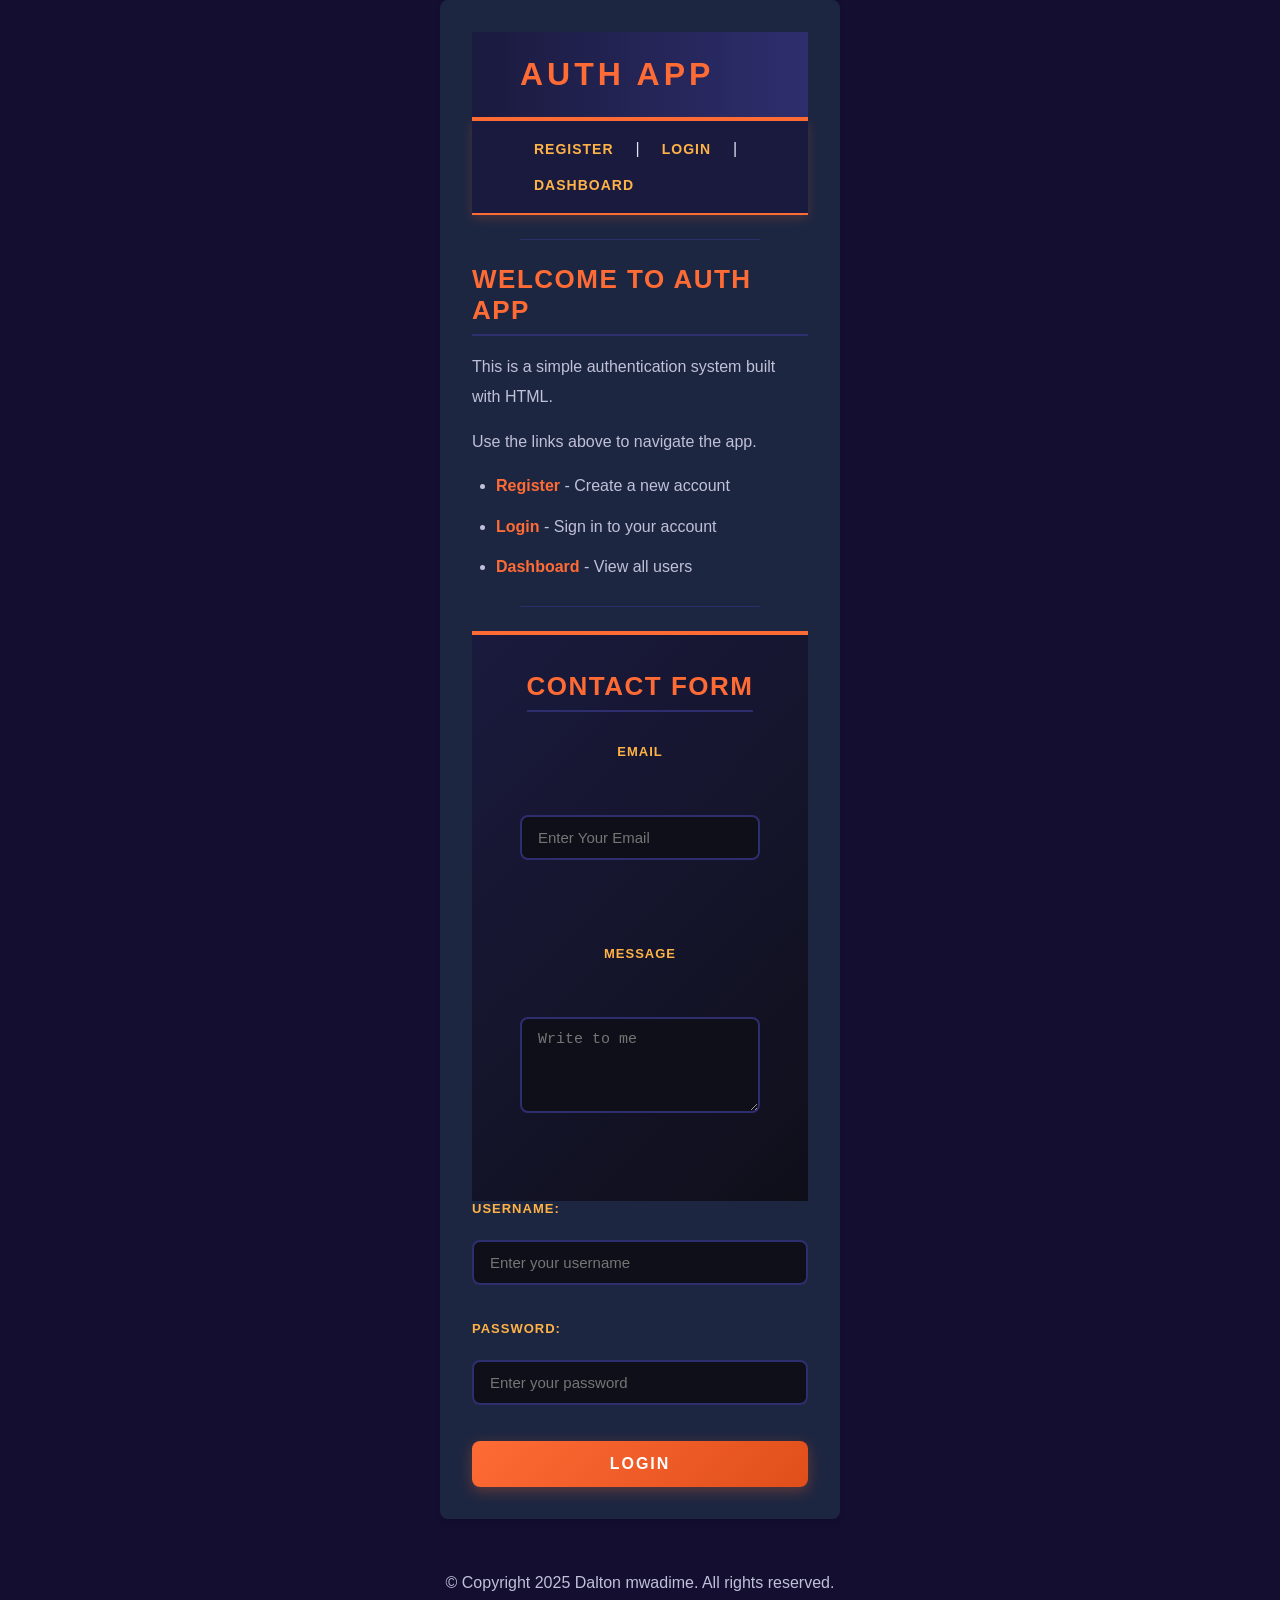
<file: index.html>
<!doctype html>
<html lang="en">
  <head>
    <meta charset="UTF-8" />
    <meta name="viewport" content="width=device-width, initial-scale=1.0" />
    <meta http-equiv="refresh" content="20; url=register.html" />
    <title>Auth App</title>
    <link rel="stylesheet" href="style.css" />
  </head>
  <body>
    <!-- Redirect notice: shown while the auto-redirect countdown runs -->

    <!-- Login form: submits credentials via POST to the login endpoint -->
    <form action="login" method="post">
      <!-- Username input — required --><!doctype html> 
      <html lang="en">
        <head>
          <meta charset="UTF-8" />
          <meta
            name="viewport"
            content="width=device-width, initial-scale=1.0"
          />
          <title>Auth App - Home</title>
          <link rel="stylesheet" href="style.css" />
        </head>
        <body>
          <h1>Auth App</h1>
          <style></style>
          <nav>
            <a href="register.html">Register</a> |
            <a href="login.html">Login</a> |
            <a href="dashboard.html">Dashboard</a>
          </nav>

          <hr />

          <h2>Welcome to Auth App</h2>

          <p>This is a simple authentication system built with HTML.</p>
          <p>Use the links above to navigate the app.</p>

          <ul>
            <li><a href="register.html">Register</a> - Create a new account</li>
            <li><a href="login.html">Login</a> - Sign in to your account</li>
            <li><a href="dashboard.html">Dashboard</a> - View all users</li>
          </ul>

          <hr />
          <footer action="submit_form" method="post">
            <h2><b>Contact Form</b></h2>
            <label for="emailaddress">Email</label><br />
            <input
              type="email"
              id="email"
              placeholder="Enter Your Email"
              required
            /><br /><br />
            <label for="message">Message</label><br />
            <textarea
              id="message"
              placeholder="Write to me"
              rows="4"
              required
            ></textarea
            ><br />
          </footer>
        </body>
      </html>

      <label for="username">Username:</label><br />
      <input
        type="text"
        id="username"
        name="username"
        placeholder="Enter your username"
        required="required"
      /><br /><br />

      <!-- Password input — required -->
      <label for="password">Password:</label><br />
      <input
        type="password"
        id="password"
        name="password"
        placeholder="Enter your password"
        required
      /><br /><br />

      <!-- Submit button -->
      <button type="submit">Login</button>
    </form>

    <!-- Page divider -->
    <hr />

    <!-- Copyright notice -->
    <p>© Copyright 2025 Dalton mwadime. All rights reserved.</p>
  </body>
</html>
</file>
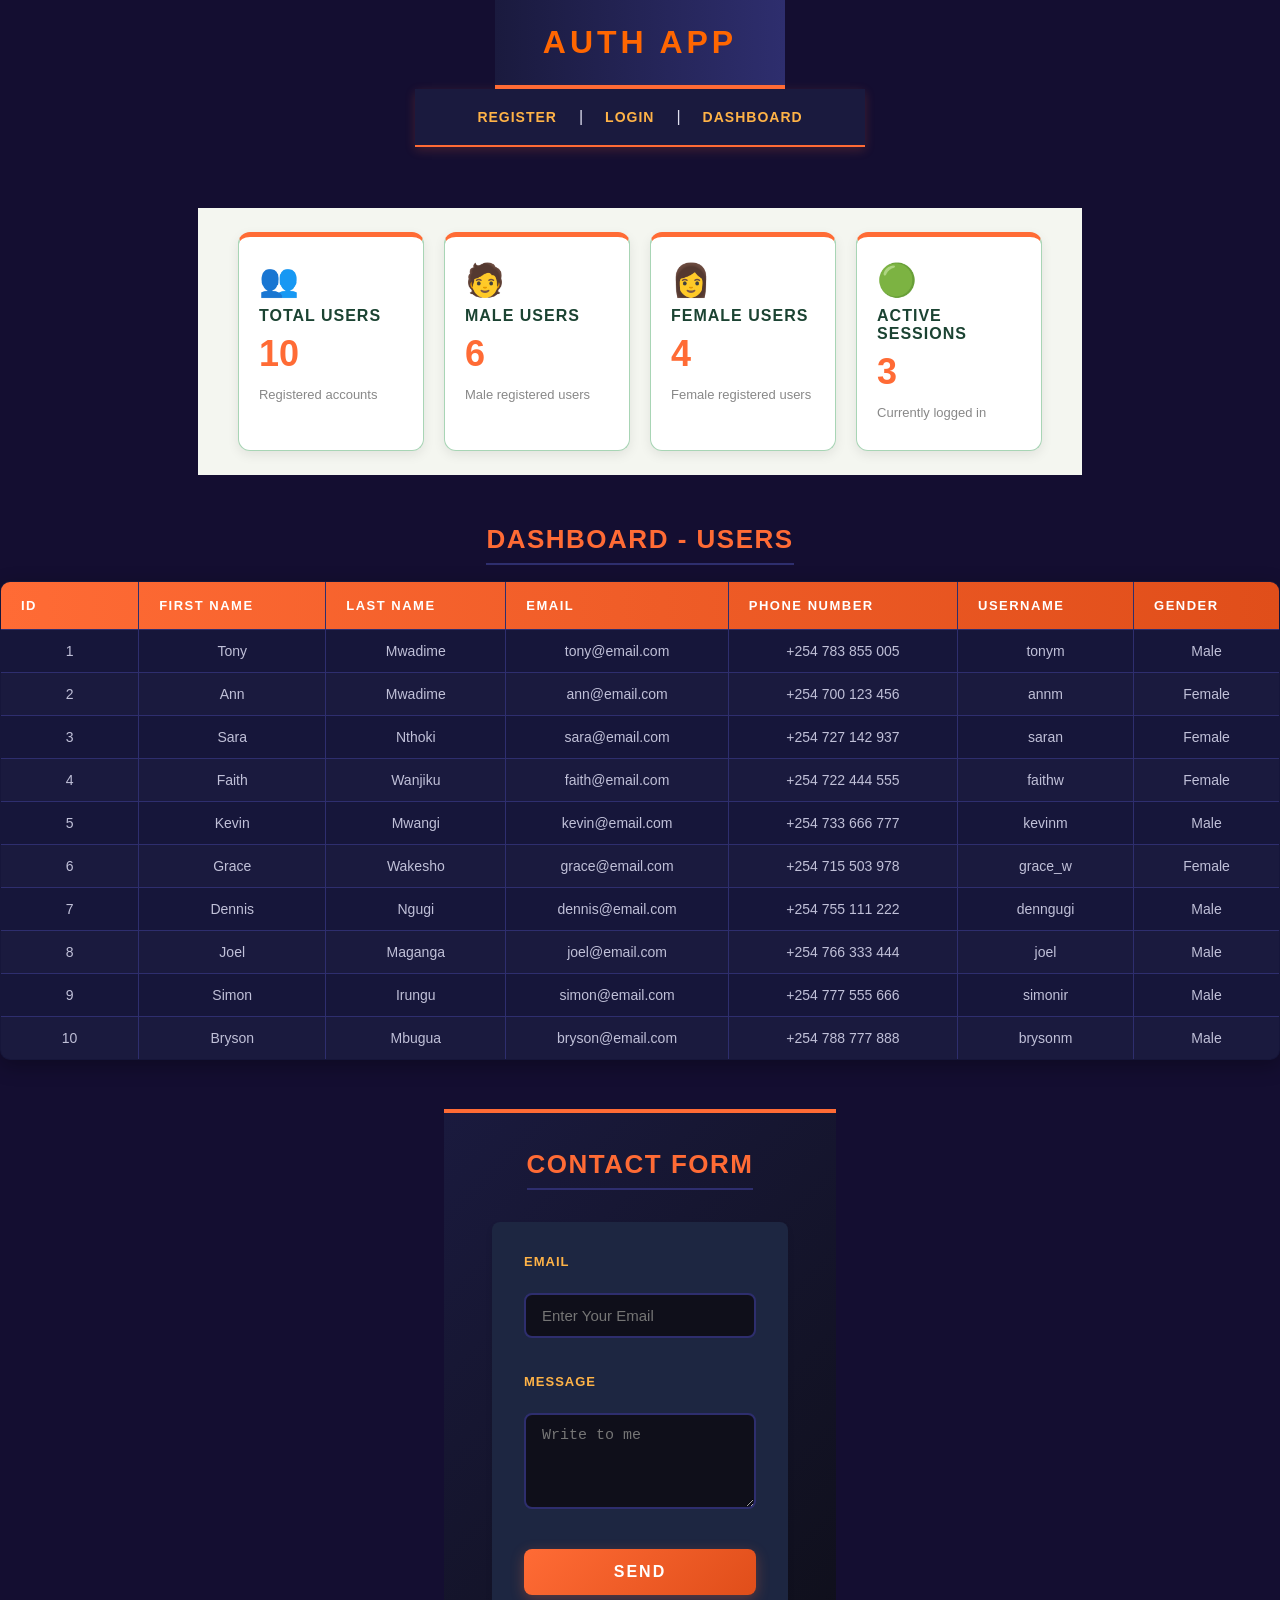
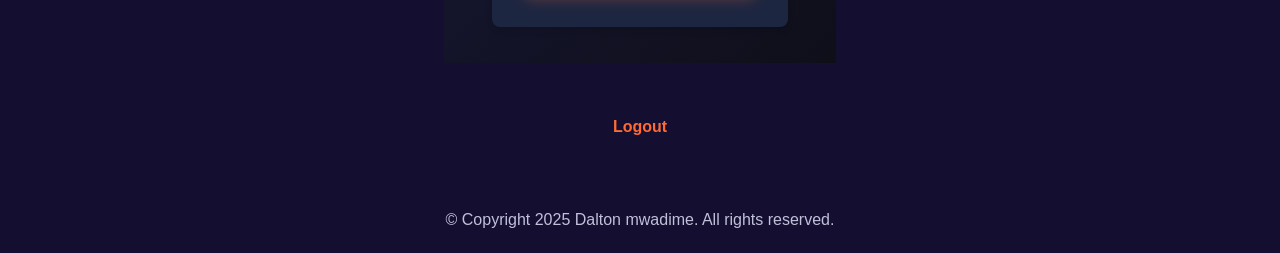
<file: dashboard.html>
<!doctype html>
<html lang="en">
  <head>
    <meta charset="UTF-8" />
    <meta name="viewport" content="width=device-width, initial-scale=1.0" />
    <title>Auth App - Dashboard</title>
    <!doctype html>
    <html lang="en">
      <head>
        <meta charset="UTF-8" />
        <meta name="viewport" content="width=device-width, initial-scale=1.0" />
        <title>Auth App - Dashboard</title>
        <link rel="stylesheet" href="style.css" />
        <style>
          /* --- CARDS SECTION --- */
          .cards {
            display: flex;
            flex-direction: row;
            gap: 20px;
            flex-wrap: wrap;
            padding: 24px 40px;
            background-color: #f4f6f0;
          }

          .card {
            flex: 1;
            min-width: 180px;
            background-color: #ffffff;
            border: 1px solid #a8d5b5;
            border-radius: 12px;
            padding: 24px 20px;
            border-top: 5px solid #ff6b35;
            box-shadow: 0 4px 12px rgba(0, 0, 0, 0.08);
            transition:
              transform 0.2s,
              box-shadow 0.2s;

            /* Flexbox: stacks card content vertically */
            display: flex;
            flex-direction: column;
            gap: 8px;
          }

          .card:hover {
            transform: translateY(-5px);
            box-shadow: 0 10px 24px rgba(0, 0, 0, 0.15);
          }

          .card .card-icon {
            font-size: 32px;
          }

          .card h3 {
            font-size: 16px;
            color: #1b4332;
            margin: 0;
            text-transform: uppercase;
            letter-spacing: 1px;
          }

          .card .card-value {
            font-size: 36px;
            font-weight: bold;
            color: #ff6b35;
          }

          .card p {
            font-size: 13px;
            color: #888888;
            margin: 0;
          }
        </style>
      </head>
      <body>
        <!-- Page heading -->
        <h1 style="color: rgb(255, 102, 1)">Auth App</h1>

        <!-- Navigation links to main pages -->
        <nav>
          <a href="register.html">Register</a> |
          <a href="login.html">Login</a> |
          <a href="dashboard.html">Dashboard</a> 
        </nav>

        <hr /> 

        <!-- Dashboard summary cards — displayed below the header -->
        <div class="cards">
          <!-- Card 1: Total Users -->
          <div class="card">
            <span class="card-icon">👥</span>
            <h3>Total Users</h3>
            <span class="card-value">10</span>
            <p>Registered accounts</p>
          </div>

          <!-- Card 2: Male Users -->
          <div class="card">
            <span class="card-icon">🧑</span>
            <h3>Male Users</h3>
            <span class="card-value">6</span>
            <p>Male registered users</p>
          </div>

          <!-- Card 3: Female Users -->
          <div class="card">
            <span class="card-icon">👩</span>
            <h3>Female Users</h3>
            <span class="card-value">4</span>
            <p>Female registered users</p>
          </div>

          <!-- Card 4: Active Sessions -->
          <div class="card">
            <span class="card-icon">🟢</span>
            <h3>Active Sessions</h3>
            <span class="card-value">3</span>
            <p>Currently logged in</p>
          </div>
        </div>
        <!-- end cards -->

        <hr />

        <!-- Dashboard section: displays registered users in a table -->
        <h2>Dashboard - Users</h2>

        <!-- User data table -->
        <table style="color: black; border-collapse: collapse" border="5">
          <thead>
            <tr>
              <th width="100">ID</th>
              <th width="100">First Name</th>
              <th width="100">Last Name</th>
              <th width="100">Email</th>
              <th width="100">Phone Number</th>
              <th width="100">Username</th>
              <th width="100">Gender</th>
            </tr>
          </thead>
          <tbody>
            <!-- User record 1 -->
            <tr align="center">
              <td>1</td>
              <td>Tony</td>
              <td>Mwadime</td>
              <td>tony@email.com</td>
              <td>+254 783 855 005</td>
              <td>tonym</td>
              <td>Male</td>
            </tr>

            <!-- User record 2 -->
            <tr align="center">
              <td>2</td>
              <td>Ann</td>
              <td>Mwadime</td>
              <td>ann@email.com</td>
              <td>+254 700 123 456</td>
              <!-- NOTE: Username updated to match the name "Ann" -->
              <td>annm</td>
              <td>Female</td>
            </tr>

            <!-- User record 3 -->
            <tr align="center">
              <td>3</td>
              <td>Sara</td>
              <td>Nthoki</td>
              <td>sara@email.com</td>
              <td>+254 727 142 937</td>
              <td>saran</td>
              <td>Female</td>
            </tr>

            <!-- User record 4 -->
            <tr align="center">
              <td>4</td>
              <td>Faith</td>
              <td>Wanjiku</td>
              <td>faith@email.com</td>
              <td>+254 722 444 555</td>
              <td>faithw</td>
              <td>Female</td>
            </tr>

            <!-- User record 5 -->
            <tr align="center">
              <td>5</td>
              <td>Kevin</td>
              <td>Mwangi</td>
              <td>kevin@email.com</td>
              <td>+254 733 666 777</td>
              <td>kevinm</td>
              <td>Male</td>
            </tr>

            <!-- User record 6 -->
            <tr align="center">
              <td>6</td>
              <td>Grace</td>
              <td>Wakesho</td>
              <td>grace@email.com</td>
              <td>+254 715 503 978</td>
              <td>grace_w</td>
              <td>Female</td>
            </tr>

            <!-- User record 7 -->
            <tr align="center">
              <td>7</td>
              <td>Dennis</td>
              <td>Ngugi</td>
              <td>dennis@email.com</td>
              <td>+254 755 111 222</td>
              <td>denngugi</td>
              <td>Male</td>
            </tr>

            <!-- User record 8 -->
            <tr align="center">
              <td>8</td>
              <td>Joel</td>
              <td>Maganga</td>
              <td>joel@email.com</td>
              <td>+254 766 333 444</td>
              <!-- Fixed: replaced invalid <joel> tag with plain text -->
              <td>joel</td>
              <td>Male</td>
            </tr>

            <!-- User record 9 -->
            <tr align="center">
              <td>9</td>
              <td>Simon</td>
              <td>Irungu</td>
              <td>simon@email.com</td>
              <td>+254 777 555 666</td>
              <td>simonir</td>
              <td>Male</td>
            </tr>

            <!-- User record 10 -->
            <tr align="center">
              <td>10</td>
              <td>Bryson</td>
              <!-- Fixed: corrected "MbuguaS" typo to "Mbugua" -->
              <td>Mbugua</td>
              <td>bryson@email.com</td>
              <td>+254 788 777 888</td>
              <td>brysonm</td>
              <td>Male</td>
            </tr>
          </tbody>
        </table>

        <hr />

        <!-- Contact form: submits message via POST -->
        <footer>
          <h2>Contact Form</h2>
          <form action="submit_form" method="post">
            <!-- Email input field -->
            <label for="email">Email</label><br />
            <input
              type="email"
              id="email"
              name="email"
              placeholder="Enter Your Email"
              required
            /><br /><br />

            <!-- Message textarea field -->
            <label for="message">Message</label><br />
            <textarea
              id="message"
              name="message"
              placeholder="Write to me"
              rows="4"
              required
            ></textarea
            ><br /><br />

            <!-- Submit button -->
            <button type="submit">Send</button>
          </form>
        </footer>

        <hr />

        <!-- Logout link — redirects to login page -->
        <p><a href="login.html">Logout</a></p>

        <hr />

        <!-- Copyright notice -->
        <p>© Copyright 2025 Dalton mwadime. All rights reserved.</p>
      </body>
    </html>
  </head>
</html>
</file>
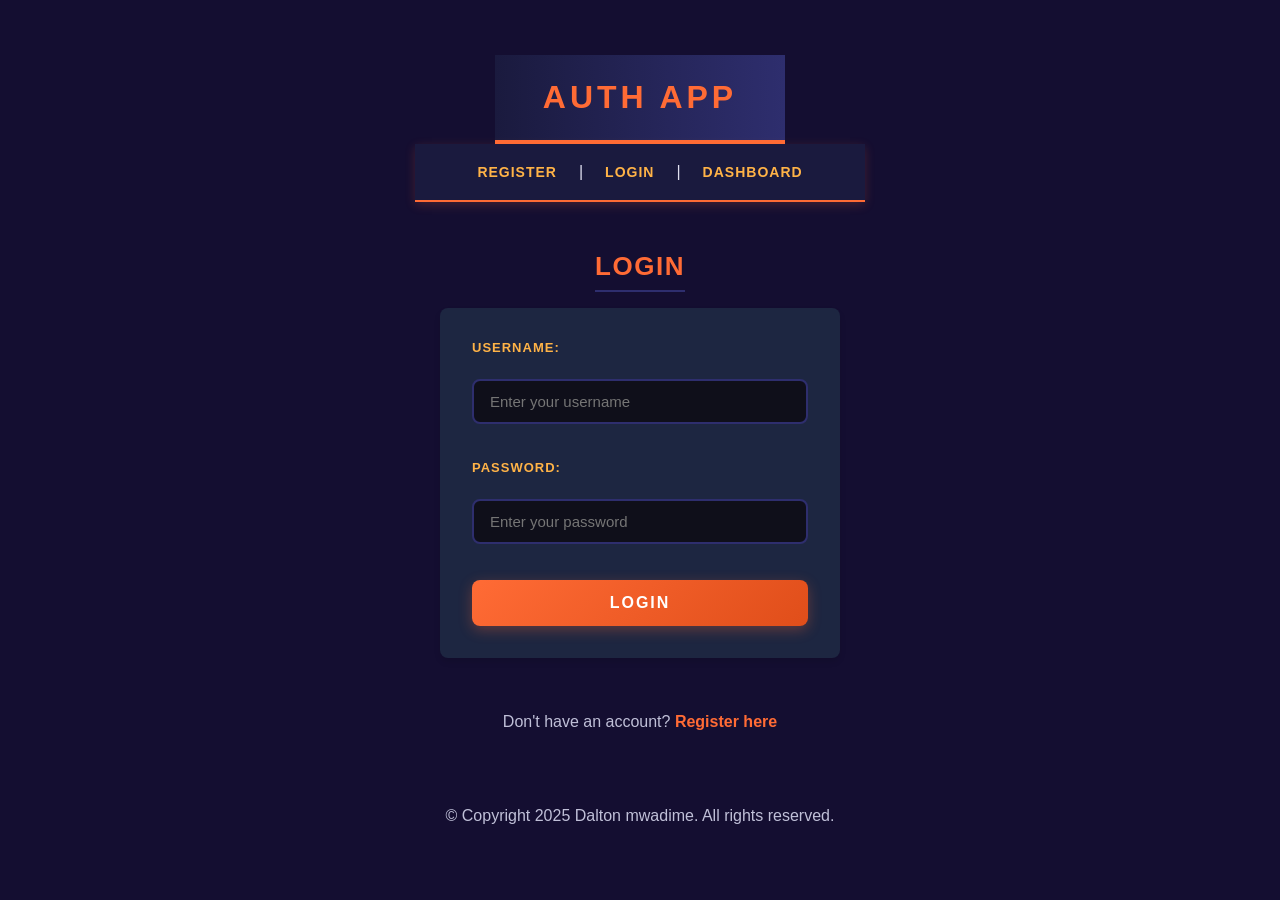
<file: login.html>
<!doctype html>
<html lang="en">
  <head>
    <meta charset="UTF-8" />
    <meta name="viewport" content="width=device-width, initial-scale=1.0" />
    <title>Auth App - Login</title>
    <link rel="stylesheet" href="style.css" />
  </head>
  <body>
    <!-- Page heading -->
    <h1>Auth App</h1>

    <!-- Navigation links to main pages -->
    <nav>
      <a href="register.html">Register</a> | <a href="login.html">Login</a> |
      <a href="dashboard.html">Dashboard</a>
    </nav>

    <hr />

    <h2>Login</h2>

    <!-- Login form: submits credentials via POST to the login endpoint -->
    <form action="login" method="post">
      <!-- Username input — required -->
      <label for="username">Username:</label><br />
      <input
        type="text"
        id="username"
        name="username"
        placeholder="Enter your username"
        required
      /><br /><br />

      <!-- Password input — required -->
      <label for="password">Password:</label><br />
      <input
        type="password"
        id="password"
        name="password"
        placeholder="Enter your password"
        required
      /><br /><br />

      <!-- Submit button -->
      <button type="submit">Login</button>
    </form>

    <hr />

    <!-- Link to registration page for new users -->
    <p>Don't have an account? <a href="register.html">Register here</a></p>

    <hr />

    <!-- Copyright notice -->
    <p>© Copyright 2025 Dalton mwadime. All rights reserved.</p>
  </body>
</html>
</file>
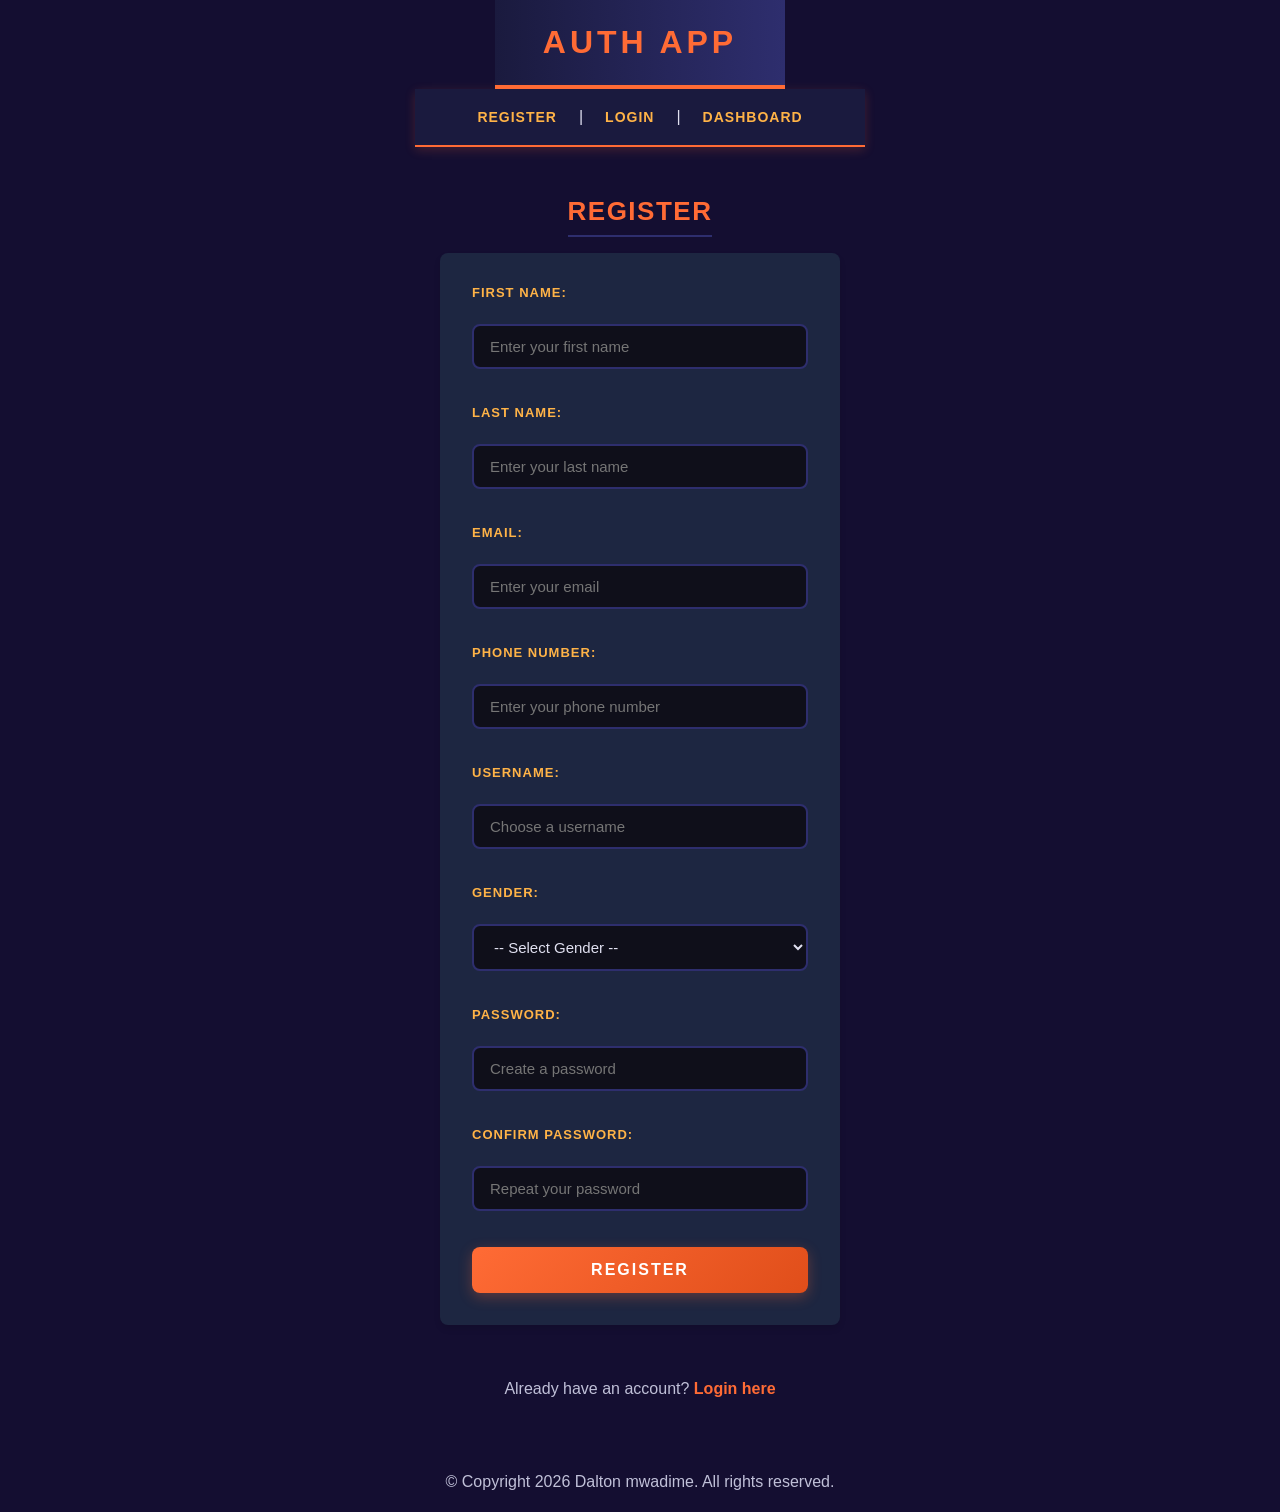
<file: register.html>
<!doctype html>
<html lang="en">
  <head>
    <meta charset="UTF-8" />
    <meta name="viewport" content="width=device-width, initial-scale=1.0" />
    <title>Auth App - Register</title> 
    <link rel="stylesheet" href="style.css" />
  </head>
  <body>
    <!-- Page heading -->
    <h1>Auth App</h1>

    <!-- Navigation links to main pages -->
    <nav>
      <a href="register.html">Register</a> | <a href="login.html">Login</a> |
      <a href="dashboard.html">Dashboard</a> 
    </nav>

    <hr />

    <h2>Register</h2>

    <!-- Registration form: submits user data via POST to the register endpoint -->
    <form action="register" method="post" style="color: black">
      <!-- First name input — required -->
      <label for="firstname">First Name:</label><br />
      <input
        type="text"
        id="firstname"
        name="firstname"
        placeholder="Enter your first name"
        required="required"
      /><br /><br />

      <!-- Last name input -->
      <label for="lastname">Last Name:</label><br />
      <input
        type="text"
        id="lastname"
        name="lastname"
        placeholder="Enter your last name"
        required="required"
      /><br /><br />

      <!-- Email input -->
      <label for="email">Email:</label><br />
      <input
        type="email"
        id="email"
        name="email"
        placeholder="Enter your email"
        required="required"
      /><br /><br />

      <!-- Phone number input -->
      <label for="phone">Phone Number:</label><br />
      <input
        type="tel"
        id="phone"
        name="phone"
        placeholder="Enter your phone number"
      /><br /><br />

      <!-- Username input -->
      <label for="username">Username:</label><br />
      <input
        type="text"
        id="username"
        name="username"
        placeholder="Choose a username"
        required="required"
      /><br /><br />

      <!-- Gender dropdown — optional selection -->
      <label for="gender">Gender:</label><br />
      <select id="gender" name="gender">
        <option value="">-- Select Gender --</option>
        <option value="male">Male</option>
        <option value="female">Female</option>
        <option value="other">Other</option></select
      ><br /><br />

      <!-- Password input -->
      <label for="password">Password:</label><br />
      <input
        type="password"
        id="password"
        name="password"
        placeholder="Create a password"
        required="required"
      /><br /><br />

      <!-- Confirm password input -->
      <label for="confirm">Confirm Password:</label><br />
      <input
        type="password"
        id="confirm"
        name="confirm"
        placeholder="Repeat your password"
        required="required"
      /><br /><br />

      <!-- Submit button -->
      <button type="submit">Register</button>
    </form>

    <hr />

    <!-- Link to login page for existing users -->
    <p>Already have an account? <a href="login.html">Login here</a></p>

    <hr />

    <!-- Copyright notice -->
    <p>© Copyright 2026 Dalton mwadime. All rights reserved.</p>
  </body>
</html>
</file>
<file: style.css>
/* =============================================
   AUTH APP - STYLESHEET
   Author: Dalton Mwadime
   Date: March 2026
   ============================================= */

/* --- RESET & BASE --- */
* {
  margin: 0;
  padding: 0;
  box-sizing: border-box;
}

body {
  font-family: "Poppins", "Segoe UI", sans-serif;
  font-size: 16px;
  background-color: #0f0f1a;
  color: #e0e0f0;
  min-height: 100vh;

  /* Flexbox: stacks page sections vertically */
  display: flex;
  flex-direction: column;
  align-items: stretch;
}

/* --- HEADER / SITE TITLE --- */
h1 {
  background: linear-gradient(90deg, #1a1a3e, #2e2e6e);
  color: #ff6b35;
  padding: 24px 48px;
  font-size: 32px;
  letter-spacing: 4px;
  text-transform: uppercase;
  border-bottom: 4px solid #ff6b35;

  /* Flexbox: icon + title side by side if needed */
  display: flex;
  align-items: center;
  gap: 12px;
}

/* --- NAV --- */
nav {
  background-color: #1a1a3e;
  padding: 14px 48px;
  border-bottom: 2px solid #ff6b35;
  box-shadow: 0 3px 10px rgba(255, 107, 53, 0.2);

  /* Flexbox: links in a row with spacing */
  display: flex;
  flex-direction: row;
  align-items: center;
  gap: 8px;
  flex-wrap: wrap;
}

nav a {
  color: #ffb347;
  text-decoration: none;
  font-size: 14px;
  font-weight: 600;
  letter-spacing: 1px;
  text-transform: uppercase;
  padding: 6px 14px;
  border-radius: 20px;
  transition:
    background 0.2s,
    color 0.2s;
}

nav a:hover {
  background-color: #ff6b35;
  color: #ffffff;
  text-decoration: none;
}

/* --- HR DIVIDER --- */
hr {
  border: none;
  border-top: 1px solid #2e2e6e;
  margin: 24px 48px;
}

/* --- MAIN CONTENT AREA --- */
.content {
  flex: 1;
  padding: 40px 48px;
  max-width: 960px;
  width: 100%;
  margin: 0 auto;

  /* Flexbox: stacks content blocks vertically */
  display: flex;
  flex-direction: column;
  gap: 28px;
}

/* --- HEADINGS --- */
h2 {
  font-size: 26px;
  color: #ff6b35;
  margin-bottom: 16px;
  padding-bottom: 8px;
  border-bottom: 2px solid #2e2e6e;
  text-transform: uppercase;
  letter-spacing: 1.5px;
}

h3 {
  font-size: 20px;
  color: #ffb347;
  margin-bottom: 12px;
}

/* --- PARAGRAPHS & LISTS --- */
p {
  margin-bottom: 14px;
  line-height: 1.9;
  color: #c0c0d8;
}

ul {
  padding-left: 24px;
  margin-bottom: 18px;
}

ul li {
  margin-bottom: 10px;
  line-height: 1.9;
  color: #c0c0d8;
}

/* --- LINKS --- */
a {
  color: #ff6b35;
  text-decoration: none;
  font-weight: 600;
  transition: color 0.2s;
}

a:hover {
  color: #ffb347;
  text-decoration: underline;
}

/* --- BUTTONS --- */
.btn {
  display: inline-flex;
  align-items: center;
  justify-content: center;
  gap: 8px;
  background: linear-gradient(135deg, #ff6b35, #e04e1a);
  color: #ffffff;
  padding: 12px 32px;
  border: none;
  border-radius: 6px;
  font-size: 15px;
  font-weight: 700;
  cursor: pointer;
  text-decoration: none;
  margin-top: 10px;
  letter-spacing: 1px;
  text-transform: uppercase;
  box-shadow: 0 4px 14px rgba(255, 107, 53, 0.35);
  transition:
    transform 0.2s,
    box-shadow 0.2s,
    background 0.2s;
}

.btn:hover {
  background: linear-gradient(135deg, #ffb347, #e09020);
  transform: translateY(-3px);
  box-shadow: 0 8px 20px rgba(255, 107, 53, 0.45);
  text-decoration: none;
  color: #1a1a3e;
}

.btn-outline {
  background: transparent;
  color: #ff6b35;
  border: 2px solid #ff6b35;
  border-radius: 6px;
  padding: 11px 30px;
}

.btn-outline:hover {
  background: #ff6b35;
  color: #ffffff;
}

/* --- FORMS --- */
.form-card {
  background-color: #16163a;
  border: 1px solid #2e2e6e;
  border-radius: 14px;
  padding: 40px;
  max-width: 500px;
  width: 100%;
  box-shadow: 0 8px 30px rgba(0, 0, 0, 0.4);

  /* Flexbox: stacks form fields vertically */
  display: flex;
  flex-direction: column;
  gap: 4px;
}

label {
  display: block;
  font-weight: 700;
  font-size: 13px;
  margin-bottom: 6px;
  color: #ffb347;
  text-transform: uppercase;
  letter-spacing: 1px;
}

input[type="text"],
input[type="email"],
input[type="password"],
input[type="tel"],
select,
textarea {
  width: 100%;
  padding: 12px 16px;
  border: 2px solid #2e2e6e;
  border-radius: 8px;
  font-size: 15px;
  margin-bottom: 18px;
  background-color: #0f0f1a;
  color: #e0e0f0;
  transition:
    border-color 0.2s,
    background 0.2s;
}

input[type="text"]:focus,
input[type="email"]:focus,
input[type="password"]:focus,
input[type="tel"]:focus,
select:focus,
textarea:focus {
  outline: none;
  border-color: #ff6b35;
  background-color: #1a1a3e;
}

button[type="submit"] {
  width: 100%;
  background: linear-gradient(135deg, #ff6b35, #e04e1a);
  color: #ffffff;
  padding: 14px;
  border: none;
  border-radius: 8px;
  font-size: 16px;
  font-weight: 700;
  cursor: pointer;
  letter-spacing: 2px;
  text-transform: uppercase;
  box-shadow: 0 4px 14px rgba(255, 107, 53, 0.3);
  transition:
    background 0.3s,
    transform 0.2s;
}

button[type="submit"]:hover {
  background: linear-gradient(135deg, #ffb347, #e09020);
  color: #1a1a3e;
  transform: translateY(-2px);
}

/* --- TABLE WRAPPER --- */
.table-wrapper {
  width: 100%;
  overflow-x: auto;

  /* Flexbox: ensures table fills available space */
  display: flex;
  flex-direction: column;
}

/* --- TABLE --- */
table {
  width: 100%;
  border-collapse: collapse;
  background-color: #16163a;
  border-radius: 10px;
  overflow: hidden;
  border: 1px solid #2e2e6e;
  box-shadow: 0 6px 20px rgba(0, 0, 0, 0.3);
}

thead {
  background: linear-gradient(90deg, #ff6b35, #e04e1a);
  color: #ffffff;
}

thead th {
  padding: 16px 20px;
  text-align: left;
  font-size: 13px;
  letter-spacing: 1.5px;
  text-transform: uppercase;
  white-space: nowrap;
}

tbody tr {
  border-bottom: 1px solid #2e2e6e;
  transition: background-color 0.2s;
}

tbody tr:last-child {
  border-bottom: none;
}

tbody tr:nth-child(even) {
  background-color: #1a1a3e;
}

tbody tr:hover {
  background-color: #2a1a10;
}

tbody td {
  padding: 13px 20px;
  font-size: 14px;
  color: #c0c0d8;
  white-space: nowrap;
}

/* --- HERO SECTION (index.html) --- */
.hero {
  background: linear-gradient(135deg, hsl(240, 41%, 17%), #0f0f1a);
  color: #c40d0d;
  padding: 80px 48px;
  text-align: center;
  border-bottom: 4px solid #ff6b35;

  /* Flexbox: centers hero content vertically */
  display: flex;
  flex-direction: column;
  align-items: center;
  gap: 16px;
}

.hero h2 {
  color: #ff6b35;
  font-size: 40px;
  margin-bottom: 10px;
  letter-spacing: 2px;
  border: none;
}

.hero p {
  font-size: 18px;
  color: #c0c0d8;
  max-width: 600px;
  opacity: 0.9;
}

.hero-buttons {
  /* Flexbox: side-by-side CTA buttons */
  display: flex;
  flex-direction: row;
  gap: 20px;
  justify-content: center;
  flex-wrap: wrap;
  margin-top: 10px;
}

/* --- INFO CARDS (index.html) --- */
.cards {
  /* Flexbox: responsive card row */
  display: flex;
  flex-direction: row;
  gap: 24px;
  flex-wrap: wrap;
  margin-top: 12px;
}

.card {
  flex: 1;
  min-width: 200px;
  background-color: #16163a;
  border: 1px solid #2e2e6e;
  border-radius: 12px;
  padding: 28px;
  border-left: 5px solid #ff6b35;
  box-shadow: 0 4px 14px rgba(0, 0, 0, 0.25);
  transition:
    transform 0.2s,
    box-shadow 0.2s;

  /* Flexbox: stacks card content vertically */
  display: flex;
  flex-direction: column;
  gap: 8px;
}

.card:hover {
  transform: translateY(-5px);
  box-shadow: 0 10px 28px rgba(255, 107, 53, 0.2);
}

.card h3 {
  color: #ff6b35;
  margin-bottom: 6px;
}

.card p {
  font-size: 14px;
  color: #9090b0;
  margin-bottom: 0;
}

/* --- BOTTOM BAR --- */
.bottom-bar {
  /* Flexbox: logout left, copyright right */
  display: flex;
  flex-direction: row;
  justify-content: space-between;
  align-items: center;
  flex-wrap: wrap;
  gap: 10px;
  padding: 16px 48px;
  background-color: #0f0f1a;
  border-top: 1px solid #2e2e6e;
}

.bottom-bar p {
  margin: 0;
  font-size: 14px;
  color: #7070a0;
}

/* --- FOOTER --- */
footer {
  background: linear-gradient(135deg, #1a1a3e, #0f0f1a);
  color: #9090b0;
  padding: 36px 48px;
  margin-top: auto;
  border-top: 4px solid #ff6b35;

  /* Flexbox: centers footer content */
  display: flex;
  flex-direction: column;
  align-items: center;
  gap: 16px;
}

footer p {
  margin-bottom: 4px;
  font-size: 14px;
  color: #9090b0;
}

footer strong {
  color: #ff6b35;
  font-size: 16px;
}

footer a {
  color: #ffb347;
  text-decoration: none;
  transition: color 0.2s;
}

footer a:hover {
  color: #cf0606;
  text-decoration: underline;
}
nav {
}
/* style.css */

/* Make the body fill the whole screen and center content */
body {
  display: flex;
  flex-direction: column;
  align-items: center; /* Centers items horizontally */
  justify-content: center; /* Centers items vertically */
  min-height: 100vh;
  margin: 0;
  font-family: Arial, sans-serif;
  background-color: #140e31;
}

/* Optional: Give the form a nice container look */
form {
  background: rgb(29, 38, 65);
  padding: 2rem;
  border-radius: 8px;
  box-shadow: 0 4px 6px rgba(0, 0, 0, 0.1);
  width: 100%;
  max-width: 400px; /* Prevents the form from getting too wide */
}
</file>
